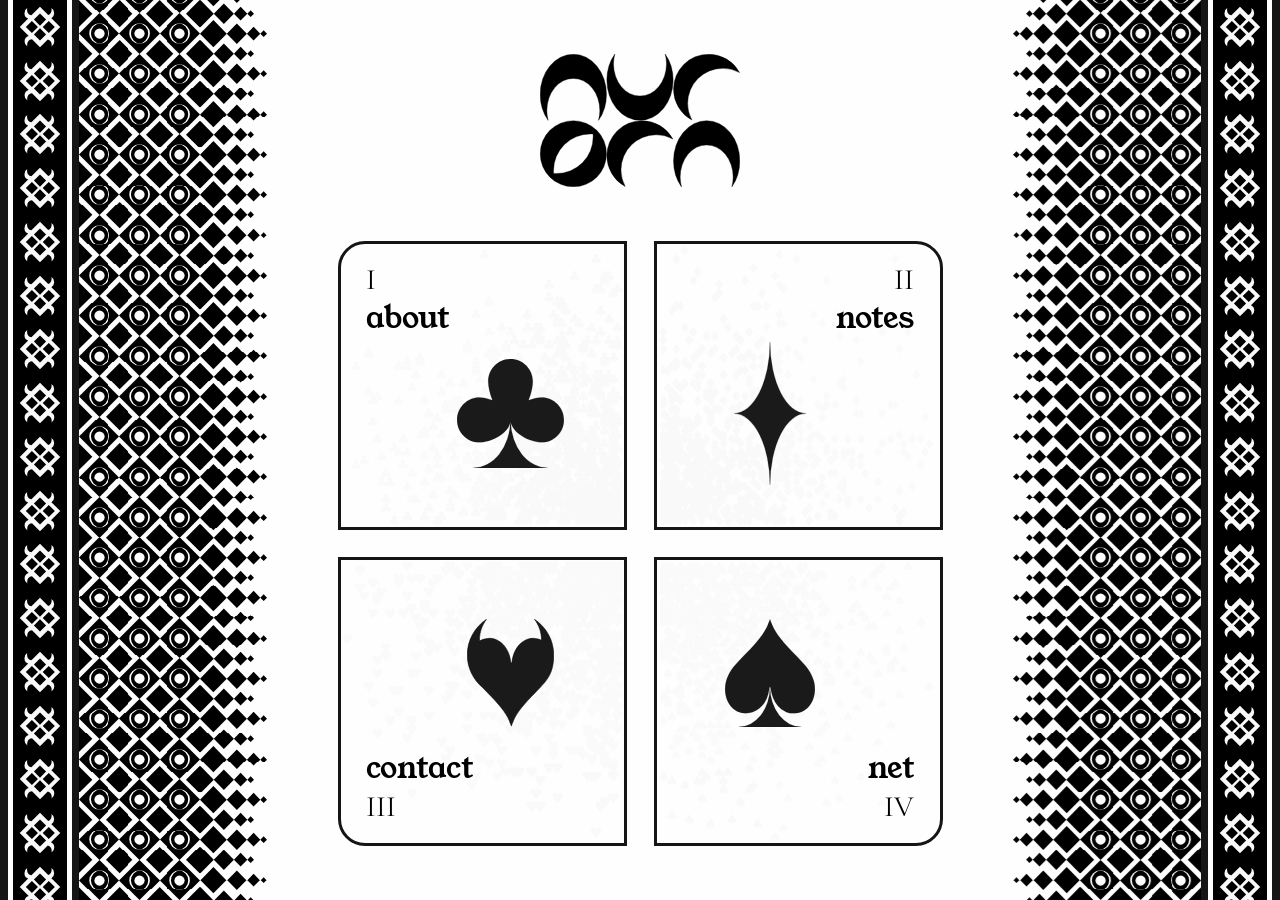
<file: index.html>
<!doctype html>
<html lang="en">
  <head>
    <meta charset="UTF-8" />
    <title>aurore — home</title>
    <meta name="viewport" content="width=device-width, initial-scale=1" />
    <link rel="apple-touch-icon" sizes="180x180" href="assets/favicon_io/apple-touch-icon.png">
    <link rel="icon" type="image/png" sizes="32x32" href="assets/favicon_io/favicon-32x32.png">
    <link rel="icon" type="image/png" sizes="16x16" href="assets/favicon_io/favicon-16x16.png">
    <link rel="manifest" href="assets/favicon_io/site.webmanifest">


    <!-- Fonts -->
    <link rel="stylesheet" href="assets/fonts/Cormorant_Garamond/font.css" />
    <link rel="stylesheet" href="assets/fonts/Young_Serif/font.css" />
    <link rel="stylesheet" href="assets/fonts/IBM_Plex_Sans/font.css" />

    <!-- Theme colours -->
    <link rel="stylesheet" href="styles/theme.css" />

    <!-- Main column layout format with wall -->
    <link rel="stylesheet" href="styles/layout.css" />

    <!-- Main stylesheet for index page -->
    <link rel="stylesheet" href="styles/index.css" />
  </head>
  <body>
    <!-- Decorative border banner -->
    <!-- Wall is the outmost layer -->
    <div class="wall-border" aria-hidden="true"></div>
    <div class="wall" aria-hidden="true"></div>
    <div class="wall-border" aria-hidden="true"></div>

    <!-- This is the actual pattern that scrolls -->
    <div class="wall-pattern" aria-hidden="true"></div>

    <!-- Main page content -->
    <main class="main-column">
      <h1 class="aurora">
        <img src="assets/aurora.svg" alt="Aurora" />
      </h1>
      <selector-frame aria-hidden="true">
        <nav class="selector" aria-label="Main">
          <a class="selector-box" href="about.html">
            <span class="selector-info">
              <span class="selector-issue">I</span>
              <span class="selector-title">about</span>
            </span>
            <span class="selector-suite">
              <img
                src="assets/clubs.svg"
                alt="The clubs card, for the about option"
              />
            </span>
          </a>
          <a class="selector-box" href="notes.html">
            <span class="selector-info">
              <span class="selector-issue">II</span>
              <span class="selector-title">notes</span>
            </span>
            <span class="selector-suite right-transition">
              <img
                class="diamonds"
                src="assets/diamonds.svg"
                alt="The diamonds card, for the notes option"
              />
            </span>
          </a>
          <a class="selector-box" href="contact.html">
            <span class="selector-info">
              <span class="selector-title">contact</span>
              <span class="selector-issue">III</span>
            </span>
            <span class="selector-suite">
              <img
                src="assets/hearts.svg"
                alt="The hearts card, for the contact option"
              />
            </span>
          </a>
          <a class="selector-box" href="net.html">
            <span class="selector-info">
              <span class="selector-title">net</span>
              <span class="selector-issue">IV</span>
            </span>
            <span class="selector-suite right-transition">
              <img
                src="assets/spades.svg"
                alt="The spades card, for the net option"
              />
            </span>
          </a>
        </nav>
      </selector-frame>
    </main>

    <!-- The right side wall/pattern blehh -->
    <div class="wall-pattern right-flip" aria-hidden="true"></div>
    <div class="wall-border" aria-hidden="true"></div>
    <div class="wall" aria-hidden="true"></div>
    <div class="wall-border" aria-hidden="true"></div>
  </body>
</html>
</file>
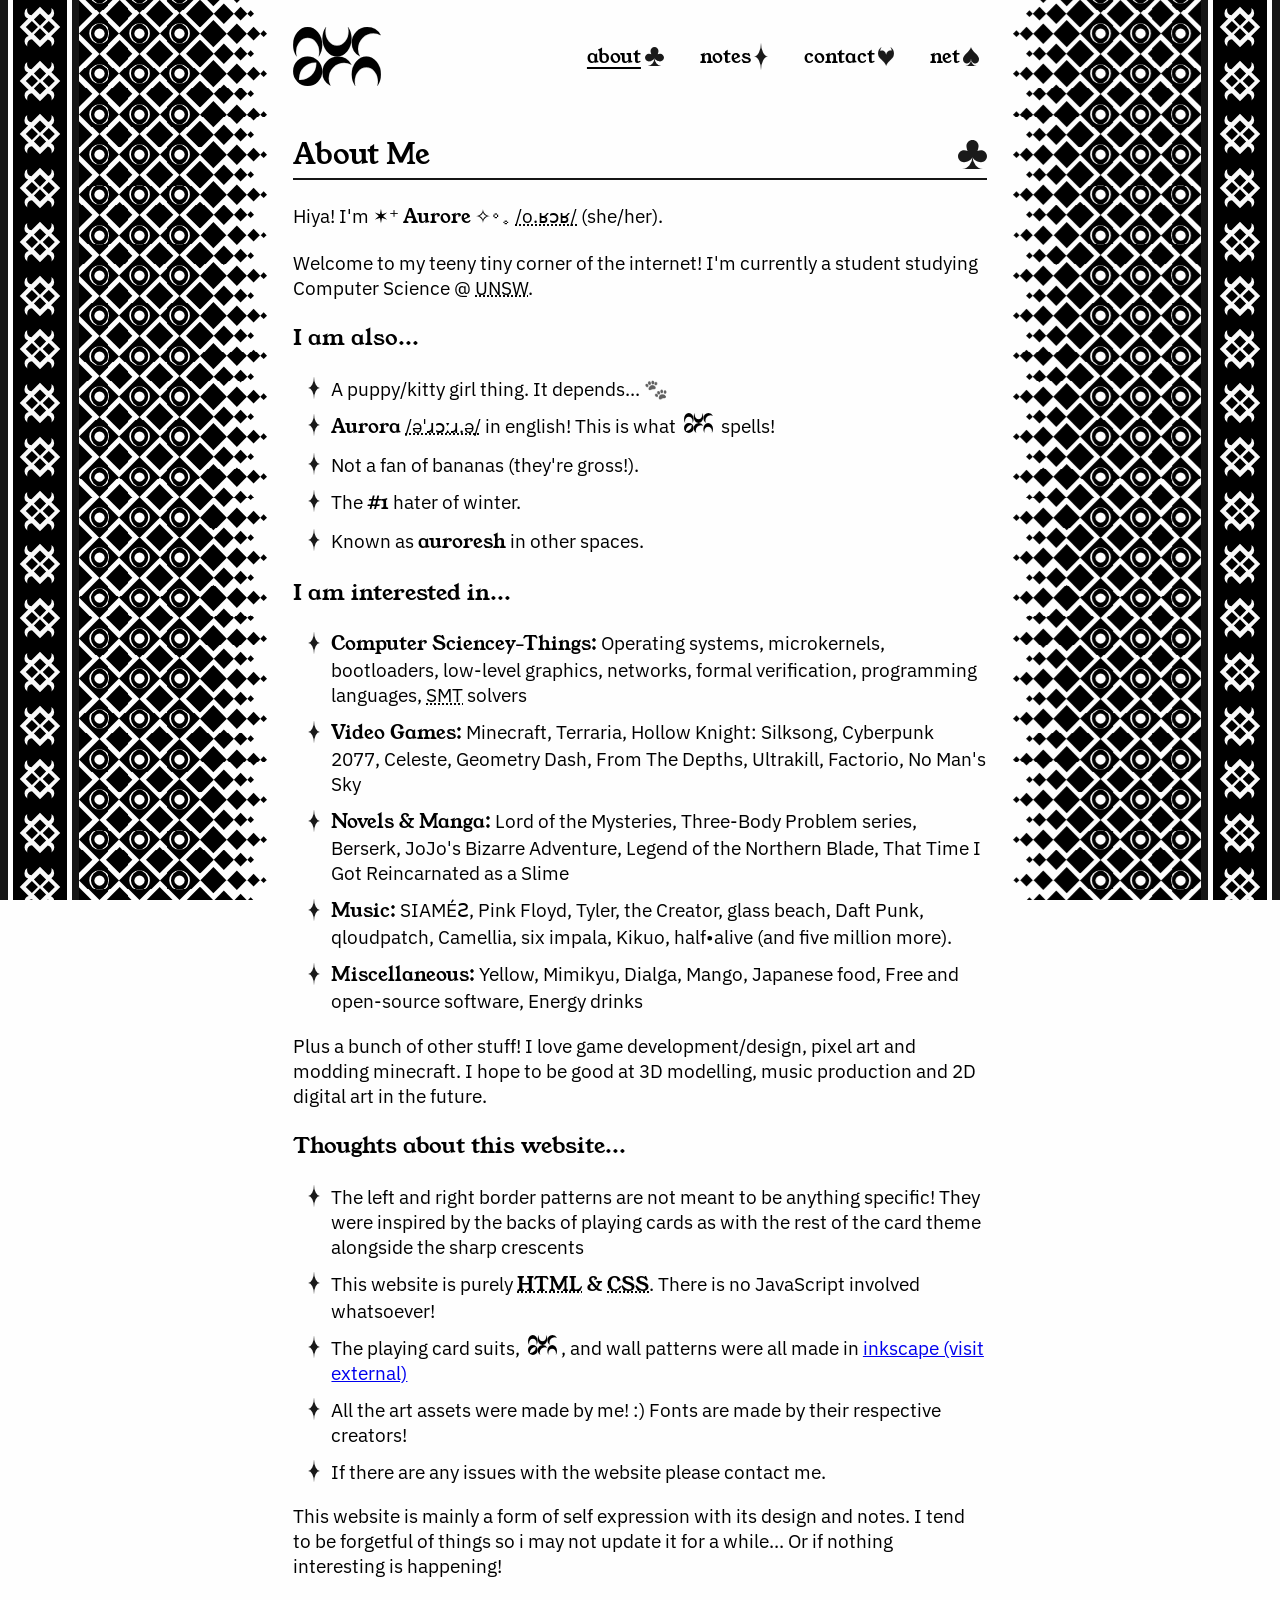
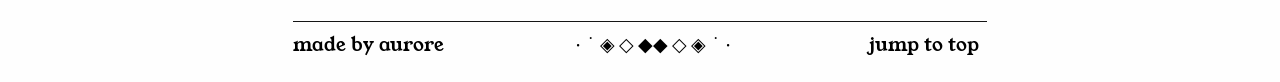
<file: about.html>
<!doctype html>
<html lang="en">
  <head>
    <meta charset="UTF-8" />
    <title>aurore — about</title>
    <meta name="viewport" content="width=device-width, initial-scale=1" />
    <link rel="apple-touch-icon" sizes="180x180" href="assets/favicon_io/apple-touch-icon.png">
    <link rel="icon" type="image/png" sizes="32x32" href="assets/favicon_io/favicon-32x32.png">
    <link rel="icon" type="image/png" sizes="16x16" href="assets/favicon_io/favicon-16x16.png">
    <link rel="manifest" href="assets/favicon_io/site.webmanifest">


    <!-- Fonts -->
    <link rel="stylesheet" href="assets/fonts/Cormorant_Garamond/font.css" />
    <link rel="stylesheet" href="assets/fonts/Young_Serif/font.css" />
    <link rel="stylesheet" href="assets/fonts/IBM_Plex_Sans/font.css" />

    <!-- Theme colours -->
    <link rel="stylesheet" href="styles/theme.css" />

    <!-- Main column layout format with wall -->
    <link rel="stylesheet" href="styles/layout.css" />
    <link rel="stylesheet" href="styles/nav.css" />
    <link rel="stylesheet" href="styles/text-style.css" />
  </head>
  <body>
    <!-- Decorative border banner -->
    <!-- Wall is the outmost layer -->
    <div class="wall-border" aria-hidden="true"></div>
    <div class="wall" aria-hidden="true"></div>
    <div class="wall-border" aria-hidden="true"></div>

    <!-- This is the actual pattern that scrolls -->
    <div class="wall-pattern" aria-hidden="true"></div>

    <!-- Main page content -->
    <main class="main-column">
      <header>
        <nav aria-label="Main">
          <left-nav aria-hidden="true">
            <a class="nav-home" href="index.html">
              <img src="assets/aurora.svg" alt="Aurora" />
            </a>
          </left-nav>
          <right-nav>
            <nav-button>
              <a href="about.html" aria-current="page">
                about<header-suite aria-hidden="true"
                  ><img src="assets/clubs.svg" alt="The clubs card suit"
                /></header-suite>
              </a>
            </nav-button>
            <nav-button>
              <a href="notes.html">
                notes<header-suite aria-hidden="true"
                  ><img
                    class="diamonds"
                    src="assets/diamonds.svg"
                    alt="The diamonds card suite"
                /></header-suite>
              </a>
            </nav-button>
            <nav-button>
              <a href="contact.html">
                contact<header-suite aria-hidden="true"
                  ><img src="assets/hearts.svg" alt="The hearts card suite"
                /></header-suite>
              </a>
            </nav-button>
            <nav-button>
              <a href="net.html">
                net<header-suite aria-hidden="true"
                  ><img src="assets/spades.svg" alt="The spades card suite"
                /></header-suite>
              </a>
            </nav-button>
          </right-nav>
        </nav>
      </header>
      <section>
        <h1 class="title">
          <title-left> About Me </title-left>
          <img
            class="title-suit"
            src="assets/clubs.svg"
            alt="The clubs card suit"
          />
        </h1>
        <p>
          Hiya! I'm ✶⁺ <serif>Aurore</serif> ✧༚˳
          <abbr title="International Phonetic Alphabet">/o.ʁɔʁ/</abbr>
          (she/her).
        </p>
        <p>
          Welcome to my teeny tiny corner of the internet! I'm currently a
          student studying Computer Science @
          <abbr title="University of New South Wales">UNSW</abbr>.
        </p>
        <h3>I am also...</h3>
        <ul>
          <li>A puppy/kitty girl thing. It depends... <emoji>🐾</emoji></li>
          <li>
            <serif>Aurora</serif>
            <abbr title="International Phonetic Alphabet">/əˈɹɔːɹ.ə/</abbr> in
            english! This is what
            <img
              class="inline-aurora"
              src="assets/aurora.svg"
              alt="Aurora Image"
            />
            spells!
          </li>
          <li>Not a fan of bananas (they're gross!).</li>
          <li>The <serif>#1</serif> hater of winter.</li>
          <li>Known as <serif>auroresh</serif> in other spaces.</li>
        </ul>
        <h3>I am interested in...</h3>
        <ul>
          <li>
            <serif>Computer Sciencey-Things:</serif> Operating systems,
            microkernels, bootloaders, low-level graphics, networks, formal
            verification, programming languages,
            <abbr title="Satisfiability Modulo Theories">SMT</abbr> solvers
          </li>
          <li>
            <serif>Video Games:</serif> Minecraft, Terraria, Hollow Knight:
            Silksong, Cyberpunk 2077, Celeste, Geometry Dash, From The Depths,
            Ultrakill, Factorio, No Man's Sky
          </li>
          <li>
            <serif>Novels & Manga:</serif> Lord of the Mysteries, Three-Body
            Problem series, Berserk, JoJo's Bizarre Adventure, Legend of the
            Northern Blade, That Time I Got Reincarnated as a Slime
          </li>
          <li>
            <serif>Music:</serif> SIAMÉƧ, Pink Floyd, Tyler, the Creator, glass
            beach, Daft Punk, qloudpatch, Camellia, six impala, Kikuo,
            half•alive (and five million more).
          </li>
          <li>
            <serif>Miscellaneous:</serif> Yellow, Mimikyu, Dialga, Mango,
            Japanese food, Free and open-source software, Energy drinks
          </li>
        </ul>
        <p>
          Plus a bunch of other stuff! I love game development/design, pixel art
          and modding minecraft. I hope to be good at 3D modelling, music
          production and 2D digital art in the future.
        </p>
        <h3>Thoughts about this website...</h3>
        <ul>
          <li>
            The left and right border patterns are not meant to be anything
            specific! They were inspired by the backs of playing cards as with
            the rest of the card theme alongside the sharp crescents
          </li>
          <li>
            This website is purely
            <serif
              ><abbr title="Hypertext Markup Language">HTML</abbr> &
              <abbr title="Cascading Style Sheets">CSS</abbr></serif
            >. There is no JavaScript involved whatsoever!
          </li>
          <li>
            The playing card suits,
            <img
              class="inline-aurora"
              src="assets/aurora.svg"
              alt="Aurora Image"
            />, and wall patterns were all made in
            <a
              href="https://inkscape.org/"
              target="_blank"
              rel="ugc nofollow noopener"
              >inkscape (visit external)</a
            >
          </li>
          <li>
            All the art assets were made by me! :) Fonts are made by their
            respective creators!
          </li>
          <li>If there are any issues with the website please contact me.</li>
        </ul>
        <p>
          This website is mainly a form of self expression with its design and
          notes. I tend to be forgetful of things so i may not update it for a
          while... Or if nothing interesting is happening!
        </p>
      </section>
      <footer>
        <serif> made by aurore </serif>
        <footer-sparkles>· ˙ ◈ ◇ ◆◆ ◇ ◈ ˙ ·</footer-sparkles>
        <nav-button>
          <a href="#top">
            <serif> jump to top </serif>
          </a>
        </nav-button>
      </footer>
    </main>

    <!-- The right side wall/pattern blehh -->
    <div class="wall-pattern right-flip" aria-hidden="true"></div>
    <div class="wall-border" aria-hidden="true"></div>
    <div class="wall" aria-hidden="true"></div>
    <div class="wall-border" aria-hidden="true"></div>
  </body>
</html>
</file>
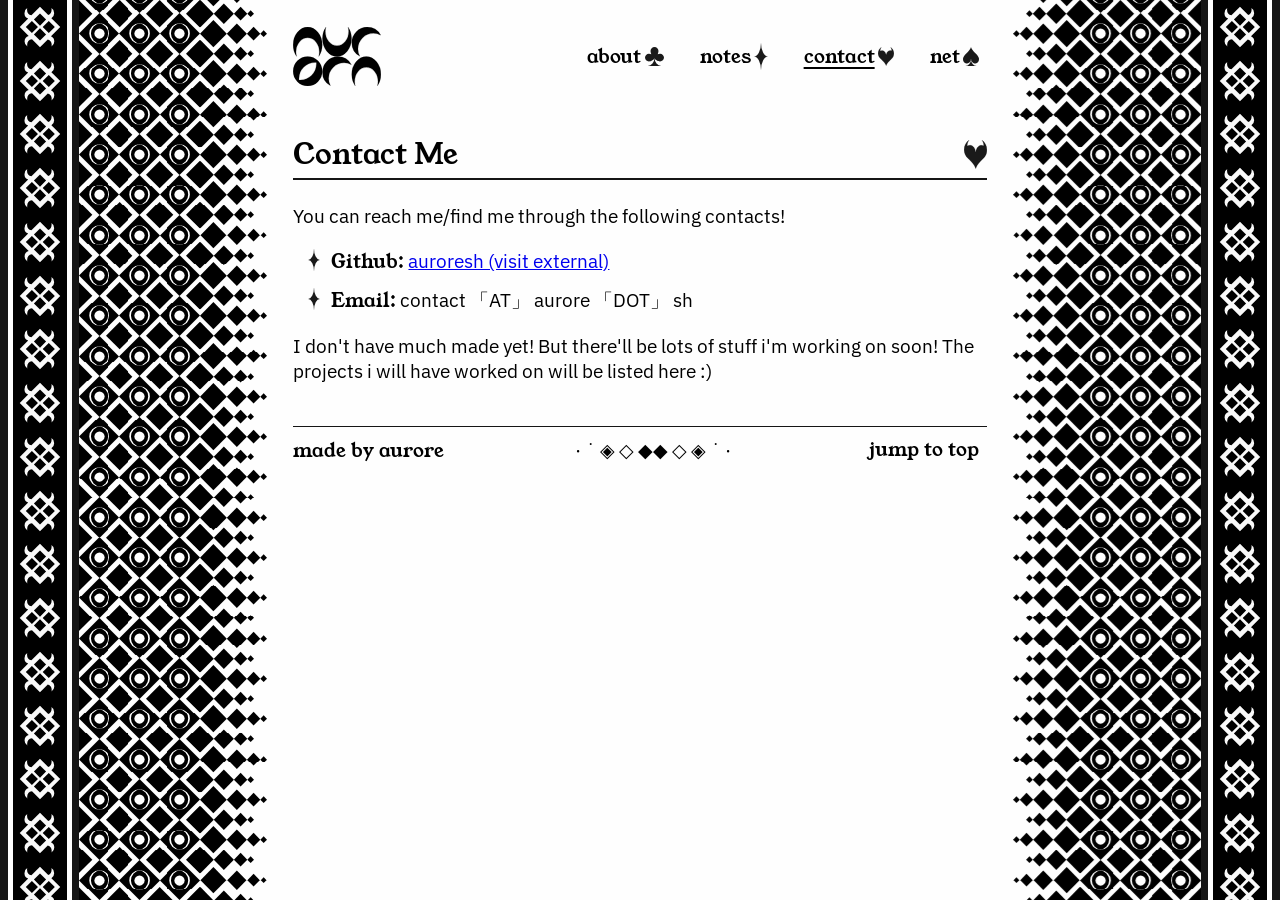
<file: contact.html>
<!doctype html>
<html lang="en">
  <head>
    <meta charset="UTF-8" />
    <title>aurore — contact</title>
    <meta name="viewport" content="width=device-width, initial-scale=1" />
    <link rel="apple-touch-icon" sizes="180x180" href="assets/favicon_io/apple-touch-icon.png">
    <link rel="icon" type="image/png" sizes="32x32" href="assets/favicon_io/favicon-32x32.png">
    <link rel="icon" type="image/png" sizes="16x16" href="assets/favicon_io/favicon-16x16.png">
    <link rel="manifest" href="assets/favicon_io/site.webmanifest">

    <!-- Fonts -->
    <link rel="stylesheet" href="assets/fonts/Cormorant_Garamond/font.css" />
    <link rel="stylesheet" href="assets/fonts/Young_Serif/font.css" />
    <link rel="stylesheet" href="assets/fonts/IBM_Plex_Sans/font.css" />

    <!-- Theme colours -->
    <link rel="stylesheet" href="styles/theme.css" />

    <!-- Main column layout format with wall -->
    <link rel="stylesheet" href="styles/layout.css" />
    <link rel="stylesheet" href="styles/nav.css" />
    <link rel="stylesheet" href="styles/text-style.css" />
    <link rel="stylesheet" href="styles/form-style.css" />
    <link rel="stylesheet" href="styles/message-style.css" />
  </head>
  <body>
    <!-- Decorative border banner -->
    <!-- Wall is the outmost layer -->
    <div class="wall-border" aria-hidden="true"></div>
    <div class="wall" aria-hidden="true"></div>
    <div class="wall-border" aria-hidden="true"></div>

    <!-- This is the actual pattern that scrolls -->
    <div class="wall-pattern" aria-hidden="true"></div>

    <!-- Main page content -->
    <main class="main-column">
      <header>
        <nav aria-label="Main">
          <left-nav aria-hidden="true">
            <a class="nav-home" href="index.html">
              <img src="assets/aurora.svg" alt="Aurora" />
            </a>
          </left-nav>
          <right-nav>
            <nav-button>
              <a href="about.html">
                about<header-suite aria-hidden="true"
                  ><img src="assets/clubs.svg" alt="The clubs card suit"
                /></header-suite>
              </a>
            </nav-button>
            <nav-button>
              <a href="notes.html">
                notes<header-suite aria-hidden="true"
                  ><img
                    class="diamonds"
                    src="assets/diamonds.svg"
                    alt="The diamonds card suite"
                /></header-suite>
              </a>
            </nav-button>
            <nav-button>
              <a href="contact.html" aria-current="page">
                contact<header-suite aria-hidden="true"
                  ><img src="assets/hearts.svg" alt="The hearts card suite"
                /></header-suite>
              </a>
            </nav-button>
            <nav-button>
              <a href="net.html">
                net<header-suite aria-hidden="true"
                  ><img src="assets/spades.svg" alt="The spades card suite"
                /></header-suite>
              </a>
            </nav-button>
          </right-nav>
        </nav>
      </header>
      <section>
        <h1 class="title">
          <title-left> Contact Me </title-left>
          <img
            class="title-suit"
            src="assets/hearts.svg"
            alt="The hearts card suit"
          />
        </h1>
        <p>You can reach me/find me through the following contacts!</p>
        <ul>
          <li>
            <serif>Github:</serif>
            <a
              href="https://github.com/auroresh"
              target="_blank"
              rel="ugc nofollow noopener"
              >auroresh (visit external)</a
            >
          </li>
          <li><serif>Email:</serif> contact 「AT」 aurore 「DOT」 sh</li>
        </ul>
        <p>
          I don't have much made yet! But there'll be lots of stuff i'm working
          on soon! The projects i will have worked on will be listed here :)
        </p>
      </section>
      <footer>
        <serif> made by aurore </serif>
        <footer-sparkles>· ˙ ◈ ◇ ◆◆ ◇ ◈ ˙ ·</footer-sparkles>
        <nav-button>
          <a href="#top">
            <serif> jump to top </serif>
          </a>
        </nav-button>
      </footer>
    </main>

    <!-- The right side wall/pattern blehh -->
    <div class="wall-pattern right-flip" aria-hidden="true"></div>
    <div class="wall-border" aria-hidden="true"></div>
    <div class="wall" aria-hidden="true"></div>
    <div class="wall-border" aria-hidden="true"></div>
  </body>
</html>
</file>
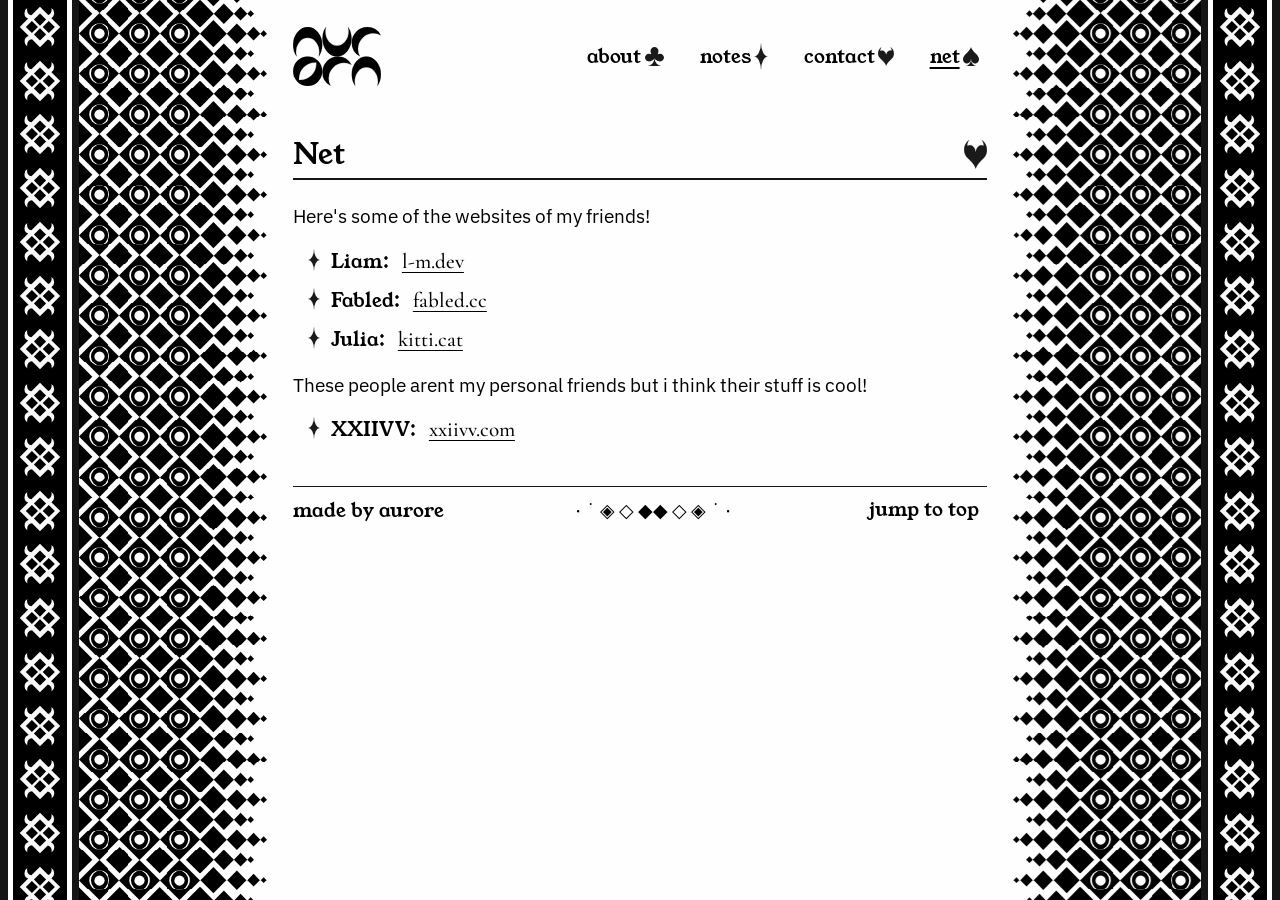
<file: net.html>
<!doctype html>
<html lang="en">
  <head>
    <meta charset="UTF-8" />
    <title>aurore — net</title>
    <meta name="viewport" content="width=device-width, initial-scale=1" />
    <link rel="apple-touch-icon" sizes="180x180" href="assets/favicon_io/apple-touch-icon.png">
    <link rel="icon" type="image/png" sizes="32x32" href="assets/favicon_io/favicon-32x32.png">
    <link rel="icon" type="image/png" sizes="16x16" href="assets/favicon_io/favicon-16x16.png">
    <link rel="manifest" href="assets/favicon_io/site.webmanifest">


    <!-- Fonts -->
    <link rel="stylesheet" href="assets/fonts/Cormorant_Garamond/font.css" />
    <link rel="stylesheet" href="assets/fonts/Young_Serif/font.css" />
    <link rel="stylesheet" href="assets/fonts/IBM_Plex_Sans/font.css" />

    <!-- Theme colours -->
    <link rel="stylesheet" href="styles/theme.css" />

    <!-- Main column layout format with wall -->
    <link rel="stylesheet" href="styles/layout.css" />
    <link rel="stylesheet" href="styles/nav.css" />
    <link rel="stylesheet" href="styles/text-style.css" />
    <link rel="stylesheet" href="styles/form-style.css" />
    <link rel="stylesheet" href="styles/message-style.css" />

    <!-- net page css -->
    <link rel="stylesheet" href="styles/net.css" />
  </head>
  <body>
    <!-- Decorative border banner -->
    <!-- Wall is the outmost layer -->
    <div class="wall-border" aria-hidden="true"></div>
    <div class="wall" aria-hidden="true"></div>
    <div class="wall-border" aria-hidden="true"></div>

    <!-- This is the actual pattern that scrolls -->
    <div class="wall-pattern" aria-hidden="true"></div>

    <!-- Main page content -->
    <main class="main-column">
      <header>
        <nav aria-label="Main">
          <left-nav aria-hidden="true">
            <a class="nav-home" href="index.html">
              <img src="assets/aurora.svg" alt="Aurora" />
            </a>
          </left-nav>
          <right-nav>
            <nav-button>
              <a href="about.html">
                about<header-suite aria-hidden="true"
                  ><img src="assets/clubs.svg" alt="The clubs card suit"
                /></header-suite>
              </a>
            </nav-button>
            <nav-button>
              <a href="notes.html">
                notes<header-suite aria-hidden="true"
                  ><img
                    class="diamonds"
                    src="assets/diamonds.svg"
                    alt="The diamonds card suite"
                /></header-suite>
              </a>
            </nav-button>
            <nav-button>
              <a href="contact.html">
                contact<header-suite aria-hidden="true"
                  ><img src="assets/hearts.svg" alt="The hearts card suite"
                /></header-suite>
              </a>
            </nav-button>
            <nav-button>
              <a href="net.html" aria-current="page">
                net<header-suite aria-hidden="true"
                  ><img src="assets/spades.svg" alt="The spades card suite"
                /></header-suite>
              </a>
            </nav-button>
          </right-nav>
        </nav>
      </header>
      <section>
        <h1 class="title">
          <title-left> Net </title-left>
          <img
            class="title-suit"
            src="assets/hearts.svg"
            alt="The hearts card suit"
          />
        </h1>
        <p>Here's some of the websites of my friends!</p>
        <net-links aria-hidden="true">
          <ul>
            <li>
              <serif>Liam:</serif>
              <nav-button
                ><a
                  href="https://l-m.dev"
                  target="_blank"
                  rel="ugc nofollow noopener"
                  >l-m.dev</a
                ></nav-button
              >
            </li>
            <li>
              <serif>Fabled:</serif>
              <nav-button
                ><a
                  href="https://fabled.cc/"
                  target="_blank"
                  rel="ugc nofollow noopener"
                  >fabled.cc</a
                ></nav-button
              >
            </li>
            <li>
              <serif>Julia:</serif>
              <nav-button
                ><a
                  href="https://kitti.cat/"
                  target="_blank"
                  rel="ugc nofollow noopener"
                  >kitti.cat</a
                ></nav-button
              >
            </li>
          </ul>
        </net-links>
        <p>
          These people arent my personal friends but i think their stuff is
          cool!
        </p>
        <net-links aria-hidden="true">
          <ul>
            <li>
              <serif>XXIIVV:</serif>
              <nav-button
                ><a
                  href="https://wiki.xxiivv.com/site/home.html"
                  target="_blank"
                  rel="ugc nofollow noopener"
                  >xxiivv.com</a
                ></nav-button
              >
            </li>
          </ul>
        </net-links>
      </section>
      <footer>
        <serif> made by aurore </serif>
        <footer-sparkles>· ˙ ◈ ◇ ◆◆ ◇ ◈ ˙ ·</footer-sparkles>
        <nav-button>
          <a href="#top">
            <serif> jump to top </serif>
          </a>
        </nav-button>
      </footer>
    </main>

    <!-- The right side wall/pattern blehh -->
    <div class="wall-pattern right-flip" aria-hidden="true"></div>
    <div class="wall-border" aria-hidden="true"></div>
    <div class="wall" aria-hidden="true"></div>
    <div class="wall-border" aria-hidden="true"></div>
  </body>
</html>
</file>
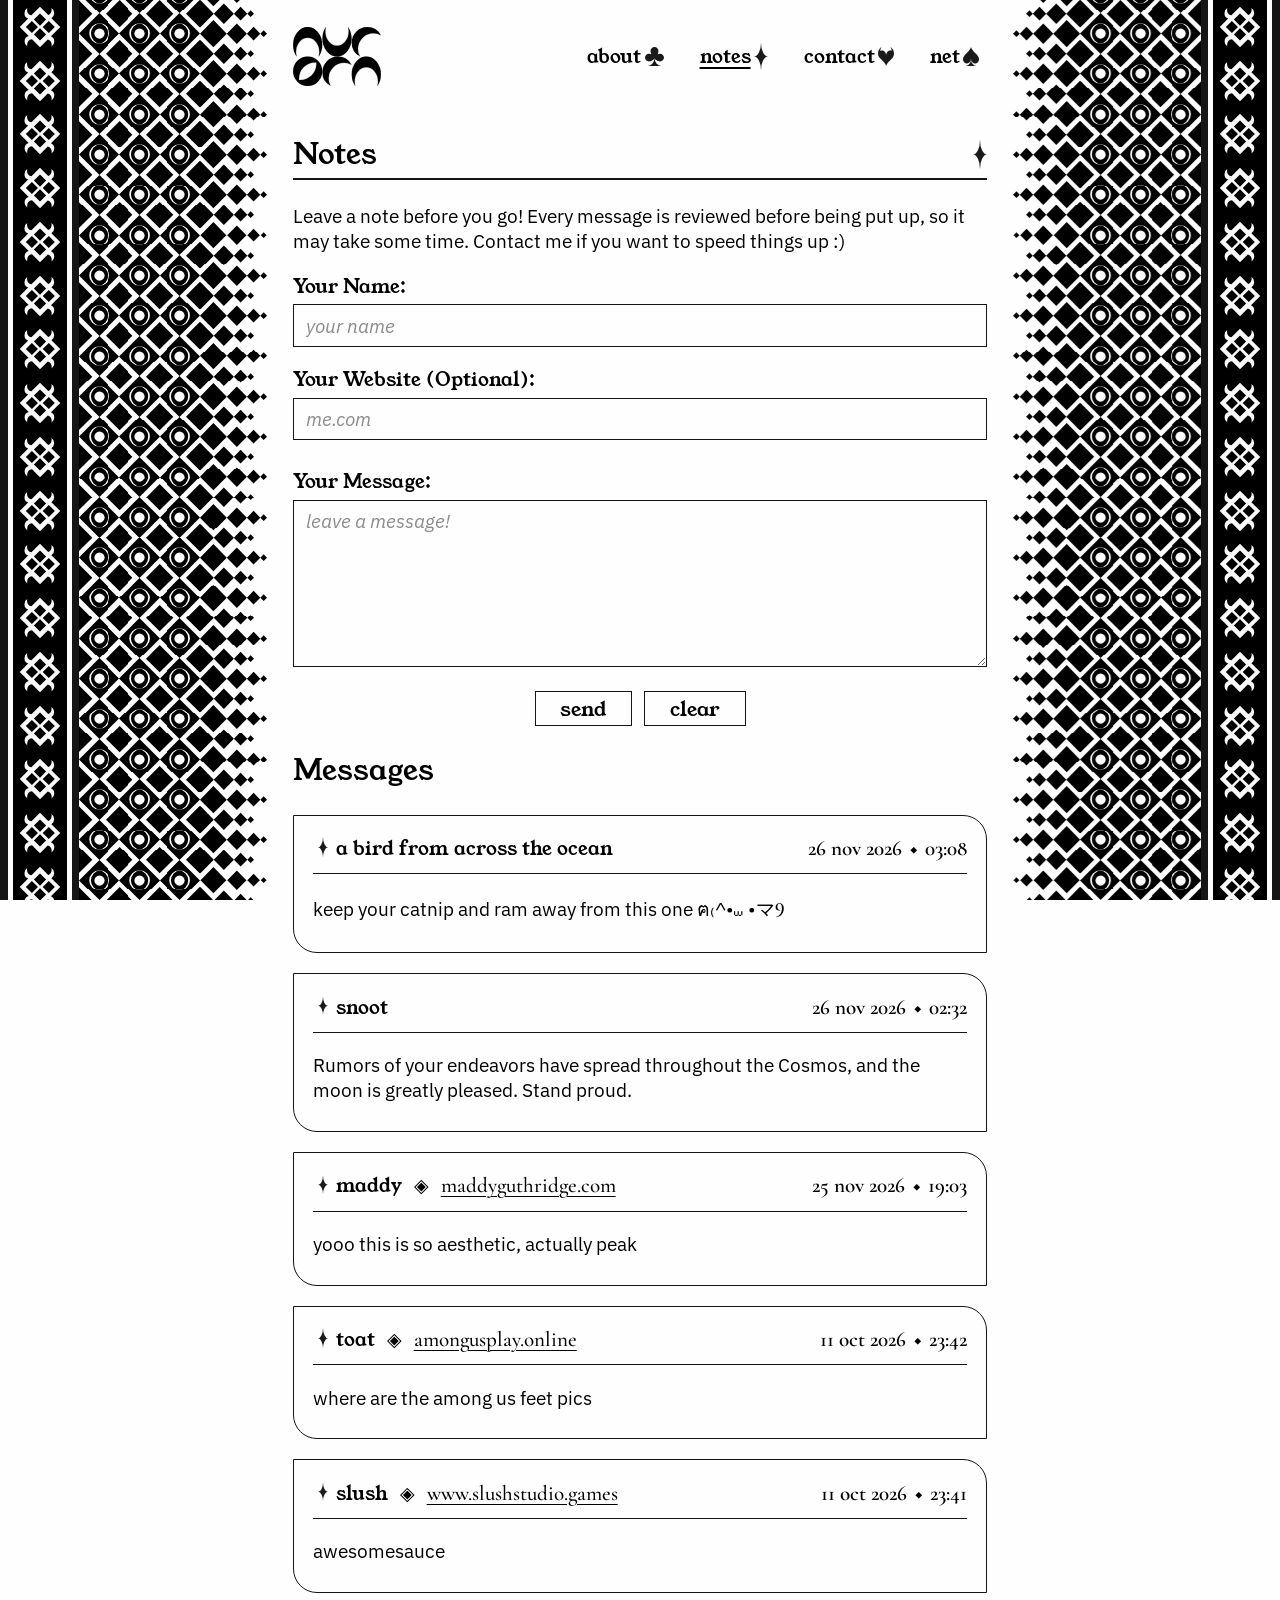
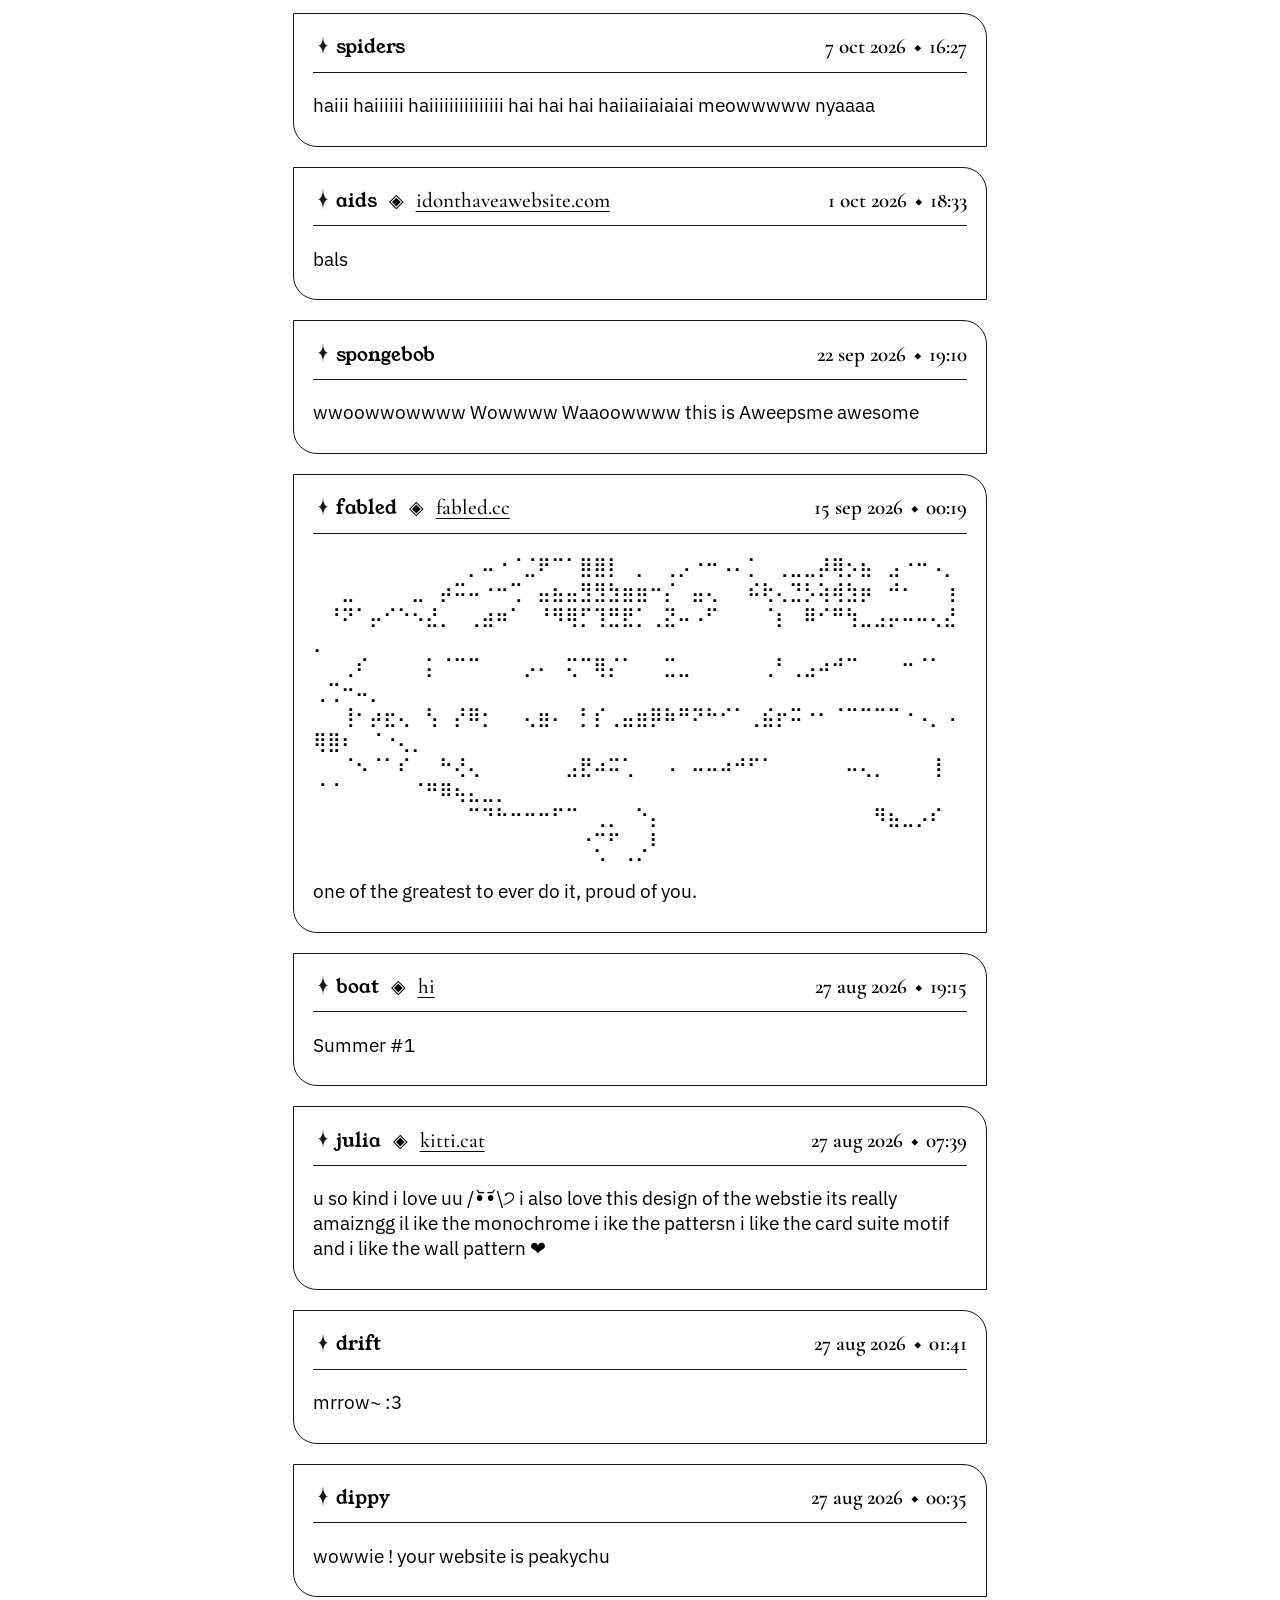
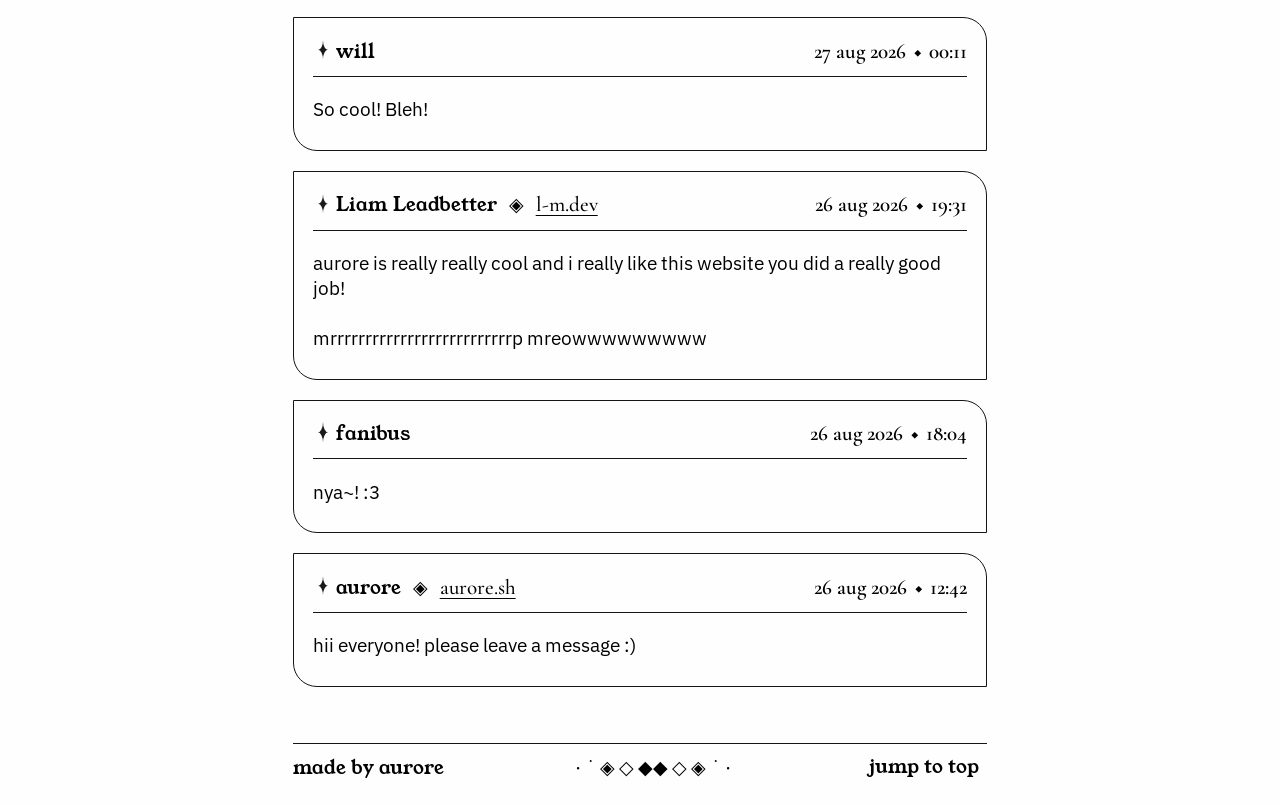
<file: notes.html>
<!doctype html>
<html lang="en">
  <head>
    <meta charset="UTF-8" />
    <title>aurore — notes</title>
    <meta name="viewport" content="width=device-width, initial-scale=1" />
    <link rel="apple-touch-icon" sizes="180x180" href="assets/favicon_io/apple-touch-icon.png">
    <link rel="icon" type="image/png" sizes="32x32" href="assets/favicon_io/favicon-32x32.png">
    <link rel="icon" type="image/png" sizes="16x16" href="assets/favicon_io/favicon-16x16.png">
    <link rel="manifest" href="assets/favicon_io/site.webmanifest">


    <!-- Fonts -->
    <link rel="stylesheet" href="assets/fonts/Cormorant_Garamond/font.css" />
    <link rel="stylesheet" href="assets/fonts/Young_Serif/font.css" />
    <link rel="stylesheet" href="assets/fonts/IBM_Plex_Sans/font.css" />

    <!-- Theme colours -->
    <link rel="stylesheet" href="styles/theme.css" />

    <!-- Main column layout format with wall -->
    <link rel="stylesheet" href="styles/layout.css" />
    <link rel="stylesheet" href="styles/nav.css" />
    <link rel="stylesheet" href="styles/text-style.css" />
    <link rel="stylesheet" href="styles/form-style.css" />
    <link rel="stylesheet" href="styles/message-style.css" />
  </head>
  <body>
    <!-- Decorative border banner -->
    <!-- Wall is the outmost layer -->
    <div class="wall-border" aria-hidden="true"></div>
    <div class="wall" aria-hidden="true"></div>
    <div class="wall-border" aria-hidden="true"></div>

    <!-- This is the actual pattern that scrolls -->
    <div class="wall-pattern" aria-hidden="true"></div>

    <!-- Main page content -->
    <main class="main-column">
      <header>
        <nav aria-label="Main">
          <left-nav aria-hidden="true">
            <a class="nav-home" href="index.html">
              <img src="assets/aurora.svg" alt="Aurora" />
            </a>
          </left-nav>
          <right-nav>
            <nav-button>
              <a href="about.html">
                about<header-suite aria-hidden="true"
                  ><img src="assets/clubs.svg" alt="The clubs card suit"
                /></header-suite>
              </a>
            </nav-button>
            <nav-button>
              <a href="notes.html" aria-current="page">
                notes<header-suite aria-hidden="true"
                  ><img
                    class="diamonds"
                    src="assets/diamonds.svg"
                    alt="The diamonds card suite"
                /></header-suite>
              </a>
            </nav-button>
            <nav-button>
              <a href="contact.html">
                contact<header-suite aria-hidden="true"
                  ><img src="assets/hearts.svg" alt="The hearts card suite"
                /></header-suite>
              </a>
            </nav-button>
            <nav-button>
              <a href="net.html">
                net<header-suite aria-hidden="true"
                  ><img src="assets/spades.svg" alt="The spades card suite"
                /></header-suite>
              </a>
            </nav-button>
          </right-nav>
        </nav>
      </header>
      <section>
        <h1 class="title">
          <title-left> Notes </title-left>
          <img
            class="title-suit"
            src="assets/diamonds.svg"
            alt="The diamonds card suit"
          />
        </h1>
        Leave a note before you go! Every message is reviewed before being put
        up, so it may take some time. Contact me if you want to speed things up
        :)
        <form
          id="guestbook-form"
          action="https://aurore.sudlicht.com/sign"
          method="post"
        >
          <label for="guestbook-name"><serif>Your Name:</serif></label>
          <input
            id="guestbook-name"
            name="name"
            maxlength="40"
            placeholder="your name"
            required
          />

          <label for="guestbook-website"
            ><serif>Your Website (Optional):</serif></label
          >
          <input
            id="guestbook-website"
            name="website"
            maxlength="60"
            placeholder="me.com"
            autocomplete="off"
          />

          <input
            class="honey"
            id="guestbook-important"
            name="honey"
            maxlength="67"
            placeholder="this is a honey container!"
            autocomplete="off"
            tabindex="-1"
            aria-hidden="true"
          />

          <label for="guestbook-message"><serif>Your Message:</serif></label>
          <textarea
            id="guestbook-message"
            name="message"
            maxlength="500"
            placeholder="leave a message!"
            required
          ></textarea>

          <buttons>
            <button type="submit">send</button>
            <button type="reset">clear</button>
          </buttons>
        </form>
      </section>
      <section>
        <h2>Messages</h2>
        <messages role="list">
          
    <message role="listitem">
    <message-head>
        <message-who>
        <serif class="message-name">a bird from across the ocean</serif>
        
        </message-who>
        <time class="message-time" datetime="2026-11-26T04:22:03.220204+00:00"
        >26 nov 2026 ⬩ 03:08</time
        >
    </message-head>
    <p class="message-body">keep your catnip and ram away from this one ฅ₍^•⩊ •マⳊ</p>
    </message>
    

    <message role="listitem">
    <message-head>
        <message-who>
        <serif class="message-name">snoot</serif>
        
        </message-who>
        <time class="message-time" datetime="2026-11-26T04:22:03.220238+00:00"
        >26 nov 2026 ⬩ 02:32</time
        >
    </message-head>
    <p class="message-body">Rumors of your endeavors have spread throughout the Cosmos, and the moon is greatly pleased. Stand proud.</p>
    </message>
    

    <message role="listitem">
    <message-head>
        <message-who>
        <serif class="message-name">maddy</serif>
        
            <a
                class="message-site"
                href="https://maddyguthridge.com"
                rel="ugc nofollow noopener"
                target="_blank"
                >maddyguthridge.com</a
            >
            
        </message-who>
        <time class="message-time" datetime="2026-11-26T04:22:03.220251+00:00"
        >25 nov 2026 ⬩ 19:03</time
        >
    </message-head>
    <p class="message-body">yooo this is so aesthetic, actually peak</p>
    </message>
    

    <message role="listitem">
    <message-head>
        <message-who>
        <serif class="message-name">toat</serif>
        
            <a
                class="message-site"
                href="https://amongusplay.online"
                rel="ugc nofollow noopener"
                target="_blank"
                >amongusplay.online</a
            >
            
        </message-who>
        <time class="message-time" datetime="2026-11-26T04:22:03.220263+00:00"
        >11 oct 2026 ⬩ 23:42</time
        >
    </message-head>
    <p class="message-body">where are the among us feet pics</p>
    </message>
    

    <message role="listitem">
    <message-head>
        <message-who>
        <serif class="message-name">slush</serif>
        
            <a
                class="message-site"
                href="https://www.slushstudio.games"
                rel="ugc nofollow noopener"
                target="_blank"
                >www.slushstudio.games</a
            >
            
        </message-who>
        <time class="message-time" datetime="2026-11-26T04:22:03.220272+00:00"
        >11 oct 2026 ⬩ 23:41</time
        >
    </message-head>
    <p class="message-body">awesomesauce</p>
    </message>
    

    <message role="listitem">
    <message-head>
        <message-who>
        <serif class="message-name">spiders</serif>
        
        </message-who>
        <time class="message-time" datetime="2026-11-26T04:22:03.220281+00:00"
        >7 oct 2026 ⬩ 16:27</time
        >
    </message-head>
    <p class="message-body">haiii haiiiiii haiiiiiiiiiiiiiii hai hai hai haiiaiiaiaiai meowwwww nyaaaa</p>
    </message>
    

    <message role="listitem">
    <message-head>
        <message-who>
        <serif class="message-name">aids</serif>
        
            <a
                class="message-site"
                href="https://idonthaveawebsite.com"
                rel="ugc nofollow noopener"
                target="_blank"
                >idonthaveawebsite.com</a
            >
            
        </message-who>
        <time class="message-time" datetime="2026-11-26T04:22:03.220290+00:00"
        >1 oct 2026 ⬩ 18:33</time
        >
    </message-head>
    <p class="message-body">bals</p>
    </message>
    

    <message role="listitem">
    <message-head>
        <message-who>
        <serif class="message-name">spongebob</serif>
        
        </message-who>
        <time class="message-time" datetime="2026-11-26T04:22:03.220297+00:00"
        >22 sep 2026 ⬩ 19:10</time
        >
    </message-head>
    <p class="message-body">wwoowwowwww Wowwww Waaoowwww this is Aweepsme awesome</p>
    </message>
    

    <message role="listitem">
    <message-head>
        <message-who>
        <serif class="message-name">fabled</serif>
        
            <a
                class="message-site"
                href="https://fabled.cc"
                rel="ugc nofollow noopener"
                target="_blank"
                >fabled.cc</a
            >
            
        </message-who>
        <time class="message-time" datetime="2026-11-26T04:22:03.220305+00:00"
        >15 sep 2026 ⬩ 00:19</time
        >
    </message-head>
    <p class="message-body">⠀⠀⠀⠀⠀⠀⠀⠀⠀⠀⠀⡀⠤⠐⠈⣈⠟⠉⠁⣿⣿⡇⠀⡀⠀⢀⡠⠐⠒⠠⠄⡁⠀⢀⣀⣀⡼⢿⡢⣦⠀⣠⠐⠒⠠⡀
⠀⠀⣀⠀⠀⠀⠀⣀⠀⡴⠭⠤⠐⠒⢉⠀⣤⣦⣤⣻⣻⣳⣶⣶⠒⡌⠀⣤⢄⠀⠀⠮⢗⢄⣙⡣⢵⢾⣳⡶⠀⠚⠂⠀⠀⢰
⠀⠘⠝⠁⡤⠊⠑⠢⣜⡀⠀⢀⣴⠶⠁⠀⠘⠻⢿⡋⢹⣛⣟⡁⢀⣝⠤⠠⠋⠀⠀⠀⠈⡆⠀⠿⠊⠛⢳⣀⣠⡤⠤⠤⢄⣜⡀
⠀⠀⢀⠎⠀⠀⠀⠀⡅⠈⠉⠉⠀⠀⠀⡠⠄⠀⢍⠉⢿⡌⠁⠀⠀⣉⣀⠀⠀⠀⠀⠀⢀⠃⢀⣠⠴⠚⠉⠀⠀⠀⠒⠈⠁⠀⢀⢉⠒⠤⡀
⠀⠀⢸⠂⡴⣖⢄⠀⢣⠀⡜⠿⡂⠀⠀⢄⣶⠄⠀⡃⡎⢀⣤⣶⡿⠷⠛⠝⠓⠊⠁⢀⣮⡖⠭⠐⠂⠈⠉⠉⠉⠉⠐⠠⡀⠠⢿⣿⠆⠀⠈⠐⢄⡀
⠀⠀⠈⠢⠈⠁⠎⠀⠀⠓⢜⢄⠀⠀⠀⠀⠀⠀⣠⣟⠴⠭⢁⠀⠀⠠⠀⠤⠤⠴⠚⠋⠁⠀⠀⠀⠀⠀⠤⢄⡀⠀⠀⠀⢸⠀⠈⠈⠀⠀⠀⠀⠀⠈⠛⠿⢦⣄⣀⡀
⠀⠀⠀⠀⠀⠀⠀⠀⠀⠀⠀⠉⠙⠓⠒⠒⠒⠋⠉⠀⢀⡀⠀⠑⡄⠀⠀⠀⠀⠀⠀⠀⠀⠀⠀⠀⠀⠀⠀⠀⠻⣦⣀⡠⠎
⠀⠀⠀⠀⠀⠀⠀⠀⠀⠀⠀⠀⠀⠀⠀⠀⠀⠀⠀⠐⡉⠋⠀⢀⠇
⠀⠀⠀⠀⠀⠀⠀⠀⠀⠀⠀⠀⠀⠀⠀⠀⠀⠀⠀⠀⠈⠀⠈⠁
one of the greatest to ever do it, proud of you.</p>
    </message>
    

    <message role="listitem">
    <message-head>
        <message-who>
        <serif class="message-name">boat</serif>
        
            <a
                class="message-site"
                href="https://hi"
                rel="ugc nofollow noopener"
                target="_blank"
                >hi</a
            >
            
        </message-who>
        <time class="message-time" datetime="2026-11-26T04:22:03.220313+00:00"
        >27 aug 2026 ⬩ 19:15</time
        >
    </message-head>
    <p class="message-body">Summer #1</p>
    </message>
    

    <message role="listitem">
    <message-head>
        <message-who>
        <serif class="message-name">julia</serif>
        
            <a
                class="message-site"
                href="https://kitti.cat"
                rel="ugc nofollow noopener"
                target="_blank"
                >kitti.cat</a
            >
            
        </message-who>
        <time class="message-time" datetime="2026-11-26T04:22:03.220322+00:00"
        >27 aug 2026 ⬩ 07:39</time
        >
    </message-head>
    <p class="message-body">u so kind i love uu /•᷅‎‎•᷄\੭ i also love this design of the webstie its really amaizngg il ike the monochrome i ike the pattersn i like the card suite motif and i like the wall pattern ❤︎</p>
    </message>
    

    <message role="listitem">
    <message-head>
        <message-who>
        <serif class="message-name">drift</serif>
        
        </message-who>
        <time class="message-time" datetime="2026-11-26T04:22:03.220330+00:00"
        >27 aug 2026 ⬩ 01:41</time
        >
    </message-head>
    <p class="message-body">mrrow~ :3</p>
    </message>
    

    <message role="listitem">
    <message-head>
        <message-who>
        <serif class="message-name">dippy</serif>
        
        </message-who>
        <time class="message-time" datetime="2026-11-26T04:22:03.220337+00:00"
        >27 aug 2026 ⬩ 00:35</time
        >
    </message-head>
    <p class="message-body">wowwie ! your website is peakychu</p>
    </message>
    

    <message role="listitem">
    <message-head>
        <message-who>
        <serif class="message-name">will</serif>
        
        </message-who>
        <time class="message-time" datetime="2026-11-26T04:22:03.220345+00:00"
        >27 aug 2026 ⬩ 00:11</time
        >
    </message-head>
    <p class="message-body">So cool! Bleh!</p>
    </message>
    

    <message role="listitem">
    <message-head>
        <message-who>
        <serif class="message-name">Liam Leadbetter</serif>
        
            <a
                class="message-site"
                href="https://l-m.dev"
                rel="ugc nofollow noopener"
                target="_blank"
                >l-m.dev</a
            >
            
        </message-who>
        <time class="message-time" datetime="2026-11-26T04:22:03.220352+00:00"
        >26 aug 2026 ⬩ 19:31</time
        >
    </message-head>
    <p class="message-body">aurore is really really cool and i really like this website you did a really good job!

mrrrrrrrrrrrrrrrrrrrrrrrrrrp mreowwwwwwwww</p>
    </message>
    

    <message role="listitem">
    <message-head>
        <message-who>
        <serif class="message-name">fanibus</serif>
        
        </message-who>
        <time class="message-time" datetime="2026-11-26T04:22:03.220360+00:00"
        >26 aug 2026 ⬩ 18:04</time
        >
    </message-head>
    <p class="message-body">nya~! :3</p>
    </message>
    

    <message role="listitem">
    <message-head>
        <message-who>
        <serif class="message-name">aurore</serif>
        
            <a
                class="message-site"
                href="https://aurore.sh"
                rel="ugc nofollow noopener"
                target="_blank"
                >aurore.sh</a
            >
            
        </message-who>
        <time class="message-time" datetime="2026-11-26T04:22:03.220368+00:00"
        >26 aug 2026 ⬩ 12:42</time
        >
    </message-head>
    <p class="message-body">hii everyone! please leave a message :)</p>
    </message>
    

        </messages>
      </section>
      <footer>
        <serif> made by aurore </serif>
        <footer-sparkles>· ˙ ◈ ◇ ◆◆ ◇ ◈ ˙ ·</footer-sparkles>
        <nav-button>
          <a href="#top">
            <serif> jump to top </serif>
          </a>
        </nav-button>
      </footer>
    </main>

    <!-- The right side wall/pattern blehh -->
    <div class="wall-pattern right-flip" aria-hidden="true"></div>
    <div class="wall-border" aria-hidden="true"></div>
    <div class="wall" aria-hidden="true"></div>
    <div class="wall-border" aria-hidden="true"></div>
  </body>
</html>
</file>
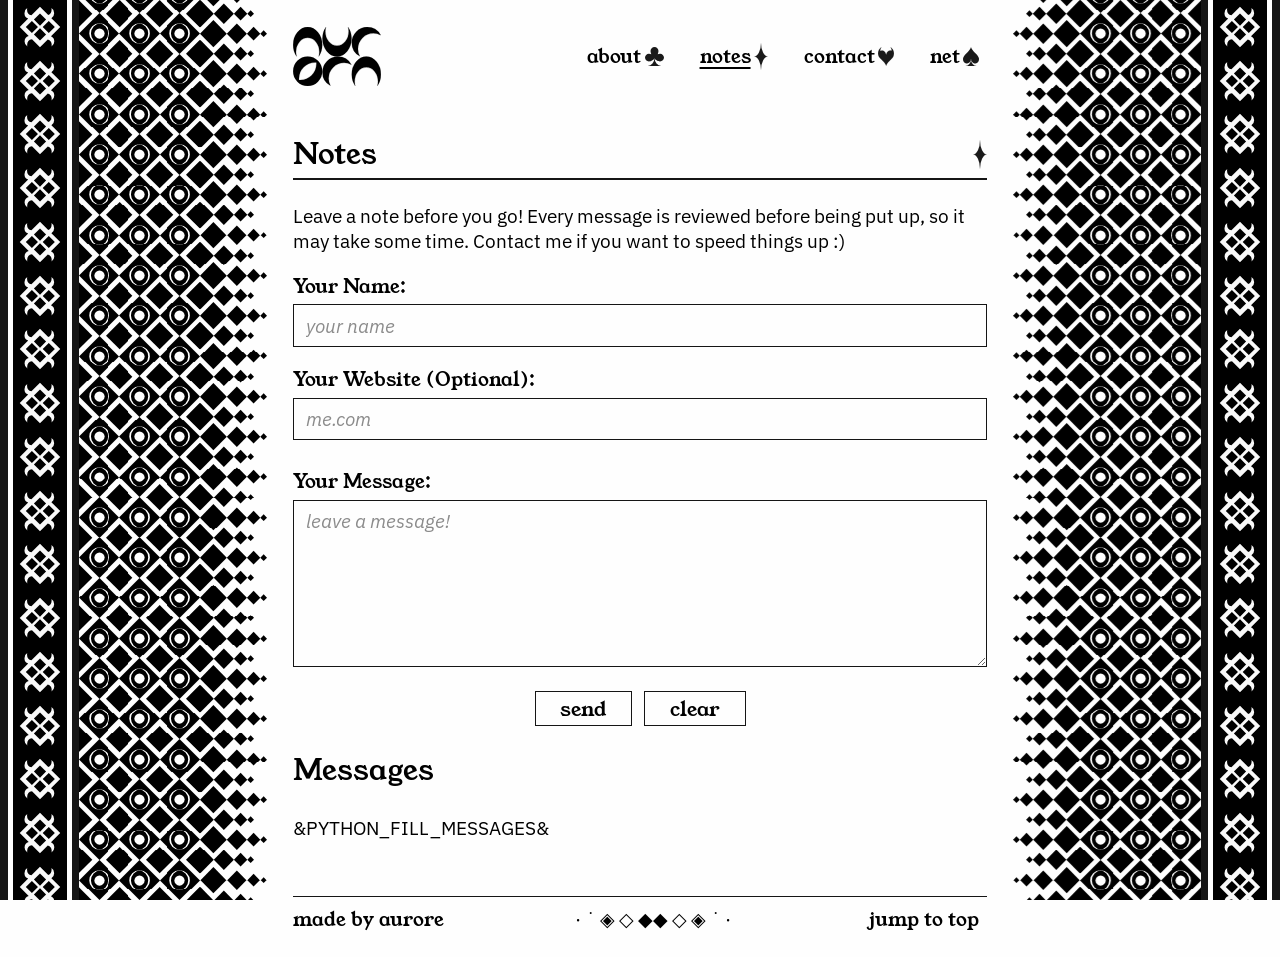
<file: notes_template.html>
<!doctype html>
<html lang="en">
  <head>
    <meta charset="UTF-8" />
    <title>aurore — notes</title>
    <meta name="viewport" content="width=device-width, initial-scale=1" />
    <link rel="apple-touch-icon" sizes="180x180" href="assets/favicon_io/apple-touch-icon.png">
    <link rel="icon" type="image/png" sizes="32x32" href="assets/favicon_io/favicon-32x32.png">
    <link rel="icon" type="image/png" sizes="16x16" href="assets/favicon_io/favicon-16x16.png">
    <link rel="manifest" href="assets/favicon_io/site.webmanifest">


    <!-- Fonts -->
    <link rel="stylesheet" href="assets/fonts/Cormorant_Garamond/font.css" />
    <link rel="stylesheet" href="assets/fonts/Young_Serif/font.css" />
    <link rel="stylesheet" href="assets/fonts/IBM_Plex_Sans/font.css" />

    <!-- Theme colours -->
    <link rel="stylesheet" href="styles/theme.css" />

    <!-- Main column layout format with wall -->
    <link rel="stylesheet" href="styles/layout.css" />
    <link rel="stylesheet" href="styles/nav.css" />
    <link rel="stylesheet" href="styles/text-style.css" />
    <link rel="stylesheet" href="styles/form-style.css" />
    <link rel="stylesheet" href="styles/message-style.css" />
  </head>
  <body>
    <!-- Decorative border banner -->
    <!-- Wall is the outmost layer -->
    <div class="wall-border" aria-hidden="true"></div>
    <div class="wall" aria-hidden="true"></div>
    <div class="wall-border" aria-hidden="true"></div>

    <!-- This is the actual pattern that scrolls -->
    <div class="wall-pattern" aria-hidden="true"></div>

    <!-- Main page content -->
    <main class="main-column">
      <header>
        <nav aria-label="Main">
          <left-nav aria-hidden="true">
            <a class="nav-home" href="index.html">
              <img src="assets/aurora.svg" alt="Aurora" />
            </a>
          </left-nav>
          <right-nav>
            <nav-button>
              <a href="about.html">
                about<header-suite aria-hidden="true"
                  ><img src="assets/clubs.svg" alt="The clubs card suit"
                /></header-suite>
              </a>
            </nav-button>
            <nav-button>
              <a href="notes.html" aria-current="page">
                notes<header-suite aria-hidden="true"
                  ><img
                    class="diamonds"
                    src="assets/diamonds.svg"
                    alt="The diamonds card suite"
                /></header-suite>
              </a>
            </nav-button>
            <nav-button>
              <a href="contact.html">
                contact<header-suite aria-hidden="true"
                  ><img src="assets/hearts.svg" alt="The hearts card suite"
                /></header-suite>
              </a>
            </nav-button>
            <nav-button>
              <a href="net.html">
                net<header-suite aria-hidden="true"
                  ><img src="assets/spades.svg" alt="The spades card suite"
                /></header-suite>
              </a>
            </nav-button>
          </right-nav>
        </nav>
      </header>
      <section>
        <h1 class="title">
          <title-left> Notes </title-left>
          <img
            class="title-suit"
            src="assets/diamonds.svg"
            alt="The diamonds card suit"
          />
        </h1>
        Leave a note before you go! Every message is reviewed before being put
        up, so it may take some time. Contact me if you want to speed things up
        :)
        <form
          id="guestbook-form"
          action="https://aurore.sudlicht.com/sign"
          method="post"
        >
          <label for="guestbook-name"><serif>Your Name:</serif></label>
          <input
            id="guestbook-name"
            name="name"
            maxlength="40"
            placeholder="your name"
            required
          />

          <label for="guestbook-website"
            ><serif>Your Website (Optional):</serif></label
          >
          <input
            id="guestbook-website"
            name="website"
            maxlength="60"
            placeholder="me.com"
            autocomplete="off"
          />

          <input
            class="honey"
            id="guestbook-important"
            name="honey"
            maxlength="67"
            placeholder="this is a honey container!"
            autocomplete="off"
            tabindex="-1"
            aria-hidden="true"
          />

          <label for="guestbook-message"><serif>Your Message:</serif></label>
          <textarea
            id="guestbook-message"
            name="message"
            maxlength="500"
            placeholder="leave a message!"
            required
          ></textarea>

          <buttons>
            <button type="submit">send</button>
            <button type="reset">clear</button>
          </buttons>
        </form>
      </section>
      <section>
        <h2>Messages</h2>
        <messages role="list">
          &PYTHON_FILL_MESSAGES&
        </messages>
      </section>
      <footer>
        <serif> made by aurore </serif>
        <footer-sparkles>· ˙ ◈ ◇ ◆◆ ◇ ◈ ˙ ·</footer-sparkles>
        <nav-button>
          <a href="#top">
            <serif> jump to top </serif>
          </a>
        </nav-button>
      </footer>
    </main>

    <!-- The right side wall/pattern blehh -->
    <div class="wall-pattern right-flip" aria-hidden="true"></div>
    <div class="wall-border" aria-hidden="true"></div>
    <div class="wall" aria-hidden="true"></div>
    <div class="wall-border" aria-hidden="true"></div>
  </body>
</html>
</file>
<file: assets/fonts/Cormorant_Garamond/font.css>
@font-face {
  font-family: 'Cormorant Garamond';
  font-style: normal;
  font-weight: 300 700;
  font-display: swap;
  src: url('./CormorantGaramond-VariableFont_wght.ttf') format('truetype');
}

@font-face {
  font-family: 'Cormorant Garamond';
  font-style: italic;
  font-weight: 300 700;
  font-display: swap;
  src: url('./CormorantGaramond-Italic-VariableFont_wght.ttf') format('truetype');
}
</file>
<file: assets/fonts/Young_Serif/font.css>
@font-face {
  font-family: 'Young Serif';
  font-style: normal;
  font-weight: 300 700;
  font-display: swap;
  src: url('./YoungSerif-Regular.ttf') format('truetype');
}
</file>
<file: assets/fonts/IBM_Plex_Sans/font.css>
@font-face {
  font-family: 'IBM Plex Sans';
  font-style: normal;
  font-weight: 100 700;
  font-display: swap;
  src: url('./IBMPlexSans-VariableFont_wdth\,wght.ttf') format('truetype');
}

@font-face {
  font-family: 'IBM Plex Sans';
  font-style: italic;
  font-weight: 100 700;
  font-display: swap;
  src: url('./IBMPlexSans-Italic-VariableFont_wdth\,wght.ttf') format('truetype');
}
</file>
<file: styles/theme.css>
:root {
    color-scheme: light dark;
    --dark-background: #151515;
    --light-background: #fefefe;
    --dark: #000000;
    --light: #ffffff;
}
</file>
<file: styles/layout.css>
* {
  box-sizing: border-box;
  scroll-behavior: smooth;
}

:root {
  --wall-pattern-width: 4.2vw;
}

html {
  background-color: light-dark(
    var(--dark-background),
    var(--light-background)
  );
}

html::after {
  content: "";
  position: fixed;
  inset: 0;

  background-image: url("../assets/diamonds.svg");
  background-size: 2px;
  background-repeat: repeat;

  pointer-events: none;
  z-index: -1;
  filter: invert(1);
}

body {
  margin: 0;
  min-height: 100vh;
  display: flex;
  flex-direction: row;
  align-items: stretch;
  gap: 0;
  padding: 0;
  background-color: light-dark(var(--light-background), var(--dark-background));
}

@media (prefers-color-scheme: dark) {
  .wall,
  .wall-pattern::before,
  .wall-pattern::after {
    filter: invert(1);
  }

  html::after {
    filter: invert(0);
  }
}

.wall,
.wall-pattern,
.wall-border {
  display: block;
  flex: 0 0 auto;
  align-self: flex-start;
  position: sticky;
  top: 0;
  height: 100dvh;
  background-repeat: repeat-y;
  background-position: center top;
  pointer-events: none;
  user-select: none;

  &.right-flip {
    transform: scaleX(-1);
  }
}

.wall-border {
  width: calc(var(--wall-pattern-width) / 7);
  background-color: light-dark(var(--dark-background), var(--light-background));
}

.wall {
  width: var(--wall-pattern-width);
  margin: 0 calc(var(--wall-pattern-width) / 10.5);
  background-color: light-dark(var(--dark), var(--light));
  background-image: url("../assets/wall.svg");
  background-size: 100% auto;
}

.main-column {
  flex: 1 1 auto;
  min-width: 0;
  display: flex;
  flex-direction: column;
  padding-left: 2svw;
  padding-right: 2svw;
  min-height: 100svh;
}

.wall-pattern {
  /* wall-pattern-width is about 80px~ which is the base "black" around the
    spider-y pattern. the real wall pattern width is 20px base */
  --pattern-base: calc(var(--wall-pattern-width) / 4);

  /* number of crescent columns before we hit the shrinking edge */
  --cols: 3;

  /* the tile size (60px) of the crescents */
  --tile: calc(var(--pattern-base) * 3);

  /* total repeating size */
  --pattern: calc(var(--tile) * var(--cols));

  /* the full duration of one vertical scroll loop */
  --scroll-duration: 12s;

  width: calc(var(--pattern) + var(--pattern-base) * 5);
  overflow: hidden;
}

.wall-pattern::before,
.wall-pattern::after {
  content: "";
  position: absolute;
  left: 0;
  top: 0;

  /* we need to be one tile taller else the loop may show a gap */
  height: calc(100% + var(--tile) * 5);
  animation: wall-scroll var(--scroll-duration) linear infinite;
  will-change: transform;
}

/* full diamond and crescents pattern */
.wall-pattern::before {
  width: var(--pattern);

  background-image:
    url("../assets/full-diamond.svg"), url("../assets/crescent-diamond.svg");

  background-size: var(--tile) var(--tile);
  background-position:
    calc(var(--pattern-base) * -1) 0,
    0 var(--pattern-base);

  background-repeat: repeat;
}

/* shrinking edge */
.wall-pattern::after {
  width: 100%;

  background-image:
    url("../assets/shrinking-edge.svg"), url("../assets/shrinking-edge.svg");

  background-size: calc(var(--pattern-base) * 5) var(--tile);
  background-position:
    calc(var(--pattern) - var(--pattern-base)) 0,
    var(--pattern) calc(var(--pattern-base) * 1.5);

  background-repeat: repeat-y;
}

@keyframes wall-scroll {
  from {
    transform: translate3d(0, 0, 0);
  }
  to {
    transform: translate3d(0, calc(var(--tile) * -1), 0);
  }
}

@media (prefers-reduced-motion: reduce) {
  .wall-pattern::before,
  .wall-pattern::after {
    animation: none;
  }
}

@media (width < 1100px) {
  .wall-pattern {
    --cols: 2;
  }
}

@media (width < 900px) {
  .wall-pattern {
    --cols: 1;
  }
}

@media (width < 700px) {
  .wall-pattern {
    --cols: 0;
    width: calc(var(--pattern-base) * 6);
  }
}
</file>
<file: styles/index.css>
.main-column {
  padding-top: 6svh;
  padding-bottom: 6svh;
  gap: 6svh;
}

.aurora {
  display: flex;
  justify-content: center;
  max-width: 100%;
  flex: 0 0 auto;
  margin: 0;
  font-size: inherit;
  font-weight: inherit;

  & img {
    height: auto;
    width: min(30vh, max(15vw, 200px));
    max-width: 100%;
    font-size: 36px;
    font-family: "Young Serif", serif;
    text-align: center;
  }
}

selector-frame {
  flex: 1 1 auto;
}

.selector {
  min-height: 100%;
  display: grid;
  grid-template-columns: repeat(2, minmax(0, 1fr));
  grid-template-rows: repeat(2, minmax(0, 1fr));
  gap: 3vh;
}

.selector-box {
  display: flex;
  aspect-ratio: 1;
  height: 100%;
  max-width: 100%;
  max-height: 100%;
  padding: 2vh;
  min-width: 0;
  min-height: 0;
  border: 0.25svw solid;
  border-color: light-dark(var(--dark-background), var(--light-background));
  background-color: light-dark(var(--light-background), var(--dark-background));
  position: relative;
  color: inherit;
  text-decoration: none;
  container-type: size;
  overflow: hidden;

  z-index: 1;
  transition: transform 0.3s;
  transition-timing-function: cubic-bezier(0.075, 0.82, 0.165, 1);
}

.selector-box:focus-visible {
  outline: 3px solid light-dark(var(--dark-background), var(--light-background));
  outline-offset: 3px;
}

.selector-box::before {
  content: "";
  position: absolute;
  inset: 0;
  pointer-events: none;
  opacity: 0.015;
}

.selector-info {
  display: flex;
  flex-direction: column;
}

/* top left */
.selector-box:nth-child(1) {
  align-items: start;
  justify-content: start;
  justify-self: end;
  align-self: end;
  border-top-left-radius: 3svh;

  & .selector-suite {
    top: 30%;
    bottom: 10%;
    left: 30%;
    right: 10%;
  }

  &::before {
    background: url("../assets/noise-clubs.svg") right / contain no-repeat;
  }
}

/* top right */
.selector-box:nth-child(2) {
  align-items: start;
  justify-content: end;
  justify-self: start;
  align-self: end;
  border-top-right-radius: 3svh;

  & .selector-info {
    display: flex;
    flex-direction: column;
    align-items: end;
  }

  & .selector-suite {
    top: 30%;
    bottom: 10%;
    left: 10%;
    right: 30%;
  }

  &::before {
    background: url("../assets/noise-diamonds.svg") left / contain no-repeat;
  }
}

/* bottom left */
.selector-box:nth-child(3) {
  align-items: end;
  justify-content: start;
  justify-self: end;
  align-self: start;
  border-bottom-left-radius: 3svh;

  & .selector-suite {
    top: 10%;
    bottom: 30%;
    left: 30%;
    right: 10%;
  }

  &::before {
    background: url("../assets/noise-hearts.svg") right / contain no-repeat;
  }
}

/* bottom right */
.selector-box:nth-child(4) {
  align-items: end;
  justify-content: end;
  justify-self: start;
  align-self: start;
  border-bottom-right-radius: 3svh;

  & .selector-info {
    display: flex;
    flex-direction: column;
    align-items: end;
  }

  & .selector-suite {
    top: 10%;
    bottom: 30%;
    left: 10%;
    right: 30%;
  }

  &::before {
    background: url("../assets/noise-spades.svg") left / contain no-repeat;
  }
}

.selector-title {
  font-family: "Young Serif", serif;
  font-size: 12cqh;
  padding: 0 3cqh;
  transition: all 0.1s;
  transition-timing-function: ease-in-out;
}

.selector-issue {
  font-family: "Cormorant Garamond", serif;
  font-size: 12cqh;
  padding: 0 3cqh;
}

.selector-suite {
  font-family: "Cormorant Garamond", serif;
  position: absolute;
  display: flex;
  justify-content: center;
  align-items: center;
  font-size: 7cqh;
  text-align: center;
  & img {
    height: 44cqh;
  }

  & img.diamonds {
    height: 58cqh;
  }

  transition: all 0.3s;
  transition-timing-function: ease-in-out;
}

.selector-info {
  position: relative;
}

.selector-box:hover {
  transform: scale(1.1);

  & .selector-suite {
    transform: rotate(-15deg) scale(1.2);
  }

  & .selector-suite.right-transition {
    transform: rotate(15deg) scale(1.2);
  }
}

.selector-box:hover, .selector-box:focus-visible {
  & .selector-title {
    color: light-dark(var(--light-background), var(--dark-background));
    background-color: light-dark(
      var(--dark-background),
      var(--light-background)
    );
  }
}

@media (prefers-color-scheme: dark) {
  .aurora img,
  .selector-suite img {
    filter: invert(1);
  }

  .selector-box::before {
    opacity: 0.02;
    filter: invert(1);
  }
}

@media (aspect-ratio < 1) {
  .selector {
    grid-template-columns: minmax(0, 1fr);
    grid-template-rows: repeat(4, minmax(130px, 1fr));
  }

  .selector-box {
    aspect-ratio: auto;
    width: 100%;
    justify-self: stretch;
    align-self: stretch;
    align-items: center;
    justify-content: start;
    border: 0.4svh solid;
  }

  .selector-box:nth-child(n),
  .selector-box:nth-child(n) .selector-info {
    align-items: start;
    justify-content: start;
  }

  .selector-box:nth-child(n) {
    align-items: center;
    border-radius: 0 3cqh 0 3cqh;
    justify-content: space-between;

    & .selector-suite {
      position: unset;
    }

    &::before {
      background:
        url("../assets/noise-spades.svg") left / contain no-repeat,
        url("../assets/noise-hearts.svg") right / contain no-repeat,
        url("../assets/noise-diamonds.svg") left / contain no-repeat,
        url("../assets/noise-clubs.svg") right / contain no-repeat;
    }
  }

  .selector-box:nth-child(1),
  .selector-box:nth-child(2) {
    & .selector-info {
      flex-direction: column-reverse;
    }
  }

  .selector-issue,
  .selector-title {
    font-size: 24cqh;
  }

  .selector-suite {
    font-size: 14cqh;
  }
  .selector-suite img {
    height: 75cqh;
  }

  .selector-suite img.diamonds {
    height: 90cqh;
    aspect-ratio: 1;
    margin-right: -22.5%;
  }

  .selector-box::before {
    opacity: 0.02;
  }
}

@media (prefers-color-scheme: dark) and (aspect-ratio < 1) {
  .selector-box::before {
    opacity: 0.03;
  }
}

@media (prefers-reduced-motion: reduce) {
  .selector-box, .selector-title, .selector-suite, .selector-box:hover {
    transition: none;
    transform: none;
  }
}
</file>
<file: styles/nav.css>
header {
  margin-top: 3svh;
  flex: 0 0 auto;

  & nav {
    display: flex;
    align-items: center;
    justify-content: space-between;
    flex-wrap: wrap;
    gap: 2svh 2svw;
  }
}

left-nav {
  display: flex;
  flex: 0 0 auto;
  align-items: center;

  & a {
    display: block;
    line-height: 0;
    transition: transform 0.3s;
    transition-timing-function: cubic-bezier(0.075, 0.82, 0.165, 1);

    &:hover {
      transform: scale(1.1);
    }

    &:focus-visible {
      outline: 3px solid light-dark(var(--dark-background), var(--light-background));
      outline-offset: 3px;
    }
  }

  & img {
    display: block;
    width: min(11svh, max(6vw, 88px));
    height: auto;
  }
}

nav-button a {
  align-items: center;
  font-family: "Young Serif", serif;
  font-size: clamp(0.95rem, 2.2svh, 1.35rem);
  color: inherit;
  text-decoration: none;
  white-space: nowrap;
  padding: 0.12em 0.4em;
  transition: all 0.1s;
  transition-timing-function: ease-in-out;

  &:hover, &:focus-visible {
    color: light-dark(var(--light-background), var(--dark-background));
    background-color: light-dark(var(--dark-background), var(--light-background));
    & header-suite img {
      filter: invert(1);
    }
  }

  &:focus-visible {
    outline: 3px solid light-dark(var(--dark-background), var(--light-background));
    outline-offset: 3px;
  }
}

right-nav {
  display: flex;
  flex: 1 1 auto;
  flex-wrap: wrap;
  justify-content: end;
  align-items: baseline;
  gap: 0.4rem clamp(0.6rem, 1.6vw, 1.75rem);

  & nav-button {
    & a {
      display: flex;
      font-size: 1em;
    }

    & header-suite {
      font-family: "Young Serif", serif;
      display: flex;
      transition: transform 0.3s;
      transition-timing-function: ease-in-out;
      padding-left: 0.2em;
      & img {
        height: 1em;
      }
      & img.diamonds {
        height: 1.4em;
      }
    }

    &:hover header-suite {
      transform: rotate(-15deg) scale(1.2);
    }
  }
}

right-nav a[aria-current="page"] {
  text-decoration: underline;
  text-decoration-thickness: 0.1em;
  text-underline-offset: 0.2em;
}

@media (prefers-color-scheme: dark) {
  left-nav, right-nav {
    & img {
      filter: invert(1);
    }
  }

  right-nav {
    & nav-button a {
      &:hover, &:focus-visible {
        & header-suite img {
          filter: invert(0);
        }
      }
    }
  }
}

@media (prefers-reduced-motion: reduce) {
  left-nav a,
  right-nav a,
  right-nav header-suite,
  left-nav a:hover, right-nav a:hover header-suite {
    transition: none;
    transform: none;
  }
}

@media (width < 52rem) {
  header {
    & nav {
      flex-direction: column;
      justify-content: center;
      align-items: center;
    }

    & right-nav {
      flex: 0 0 auto;
      justify-content: center;   /* was: end */
    }
  }
}

@media (width < 40rem) {
  footer-sparkles {
    display: none;
  }
}

footer {
  margin-top: 1.5rem;
  margin-bottom: 1.5rem;
  border-top: 0.1em solid light-dark(var(--dark-background), var(--light-background));;
  padding-top: 0.5em;
  display: flex;
  justify-content: space-between;

  & nav-button a {
    font-size: 1em;
  }
}
</file>
<file: styles/text-style.css>
h1.title {
  display: flex;
  align-items: center;
  justify-content: space-between;
  font-family: "Young Serif", serif;

  margin-top: 3rem;
  padding-bottom: 0.1em;
  border-bottom: 0.1em solid light-dark(var(--dark-background), var(--light-background));;
  & img {
    height: 1em;
  }
}

.main-column {
  font-size: 1.2em;
  font-family: "IBM Plex Sans", sans-serif;
}

h1, h2, h3, h4, h5, h6,
serif {
  font-family: "Young Serif", serif;
}

emoji {
  filter: grayscale(100%);
}

ul {
  display: flex;
  flex-direction: column;
  list-style: none;
  padding-left: 2em;
  gap: 0.75rem;
}

ul li {
  position: relative;
}

ul li::before {
  content: "";
  position: absolute;
  left: -1.5em;
  top: 0.65em;
  width: 1.2em;
  aspect-ratio: 1;
  transform: translateY(-50%);
  background: url("../assets/diamonds.svg") center / contain no-repeat;
}

.inline-aurora {
  height: 1em;
  padding-left: 0.2em;
  padding-right: 0.2em;
}

@media (prefers-color-scheme: dark) {
  .inline-aurora, .title-suit {
    filter: invert(1);
  }

  emoji {
    filter: grayscale(100%)invert(1);
  }

  ul li::before {
    filter: invert(1);
  }
}
</file>
<file: styles/form-style.css>
form {
  display: flex;
  flex-direction: column;

  & label {
    margin-top: 1em;
    margin-bottom: 0.25em;
  }

  & input,
  & textarea {
    all: unset;
    font: inherit;
    color: inherit;
    padding: 0.4em 0.6em;
    background-color: light-dark(var(--light-background), var(--dark-background));
    border: 0.1em solid light-dark(var(--dark-background), var(--light-background));
    border-radius: 0;
    transition: box-shadow 0.1s ease-in-out;

    &::placeholder {
      color: inherit;
      opacity: 0.45;
      font-style: italic;
    }

    &:hover, &:focus-visible {
      box-shadow: inset 0 0 0 0.1em
        light-dark(var(--dark-background), var(--light-background));
    }

    &:focus-visible {
      outline: 3px solid light-dark(var(--dark-background), var(--light-background));
      outline-offset: 3px;
    }

    &:autofill {
      box-shadow: inset 0 0 0 100vw
        light-dark(var(--light-background), var(--dark-background));
    }
  }

  & textarea {
    resize: vertical;
    min-height: 6lh;
    field-sizing: content;
  }

  & buttons {
    display: flex;
    flex-direction: row;
    flex-wrap: wrap;
    justify-content: center;
    gap: 0.75rem;
    margin-top: 1.5rem;
  }

  & button {
    all: unset;
    display: flex;
    align-items: center;
    justify-content: center;
    font-family: "Young Serif", serif;
    font-size: clamp(0.95rem, 2.2svh, 1.35rem);
    color: inherit;
    white-space: nowrap;
    cursor: pointer;
    padding: 0.12em 1.25em;
    border: 0.1em solid light-dark(var(--dark-background), var(--light-background));
    transition:
      color 0.1s ease-in-out,
      background-color 0.1s ease-in-out;

    &:hover,
    &:focus-visible {
      color: light-dark(var(--light-background), var(--dark-background));
      background-color: light-dark(var(--dark-background), var(--light-background));
    }

    &:focus-visible {
      outline: 3px solid light-dark(var(--dark-background), var(--light-background));
      outline-offset: 3px;
    }

    &:active {
      transform: translateY(0.1em);
    }
  }

  & .honey {
    height: 1px;
    opacity: 0;
    margin-bottom: -0.5em;
  }
}

@media (prefers-reduced-motion: reduce) {
  form input,
  form textarea,
  form button {
    transition: none;
  }

  form button:active {
    transform: none;
  }
}
</file>
<file: styles/message-style.css>
messages {
  display: flex;
  flex-direction: column;
  gap: 1.25rem;
  margin-bottom: 2rem;
}

message {
  display: flex;
  flex-direction: column;
  padding: 1em 1em;
  padding-bottom: 0.5em;
  background-color: light-dark(var(--light-background), var(--dark-background));
  border: 0.1em solid light-dark(var(--dark-background), var(--light-background));
  border-radius: 0 1.25em 0 1.25em;
}

message-head {
  display: flex;
  flex-wrap: wrap;
  align-items: baseline;
  justify-content: space-between;
  gap: 0.2em 1em;
  padding-bottom: 0.6em;
  border-bottom: 0.1em solid
    light-dark(var(--dark-background), var(--light-background));
}

message-who {
  display: flex;
  flex-wrap: wrap;
  align-items: baseline;
  gap: 0 0.4em;
  min-width: 0;
}

.message-name {
  position: relative;
  padding-left: 1.2em;
  overflow-wrap: anywhere;

  &::before {
    content: "";
    position: absolute;
    left: 0;
    top: 0.6em;
    width: 1em;
    aspect-ratio: 1;
    transform: translateY(-45%);
    background: url("../assets/diamonds.svg") center / contain no-repeat;
  }
}

message-who:has(.message-site) .message-name::after {
  content: "◈";
  padding-left: 0.6em;
}

.message-site {
  font-family: "Cormorant Garamond", serif;
  font-size: 1.1em;
  font-weight: 500;
  color: inherit;
  overflow-wrap: anywhere;
  text-decoration-thickness: 0.05em;
  text-underline-offset: 0.2em;
  padding: 0 0.2em;
  transition:
    color 0.1s ease-in-out,
    background-color 0.1s ease-in-out;

  &:hover,
  &:focus-visible {
    color: light-dark(var(--light-background), var(--dark-background));
    background-color: light-dark(
      var(--dark-background),
      var(--light-background)
    );
  }

  &:focus-visible {
    outline: 3px solid light-dark(var(--dark-background), var(--light-background));
    outline-offset: 3px;
  }
}

.message-time {
  font-family: "Cormorant Garamond", serif;
  font-weight: 600;
  font-size: 1.1em;
  white-space: nowrap;
}

.message-body {
  display: block;
  white-space: pre-wrap;
  overflow-wrap: break-word;
}

@media (prefers-color-scheme: dark) {
  .message-name::before {
    filter: invert(1);
  }
}

@media (width < 40rem) {
    .message-time {
        display: none;
    }
}

@media (prefers-reduced-motion: reduce) {
  message,
  .message-site {
    transition: none;
  }
}
</file>
<file: styles/net.css>
net-links {
    & nav-button { 
        & a {
            font-family: "Cormorant Garamond", serif;
            font-weight: 500;
            font-size: 1.1em;
            text-decoration: underline;
            text-decoration-thickness: 0.05em;
            text-underline-offset: 0.2em;
        }
    }
}
</file>
